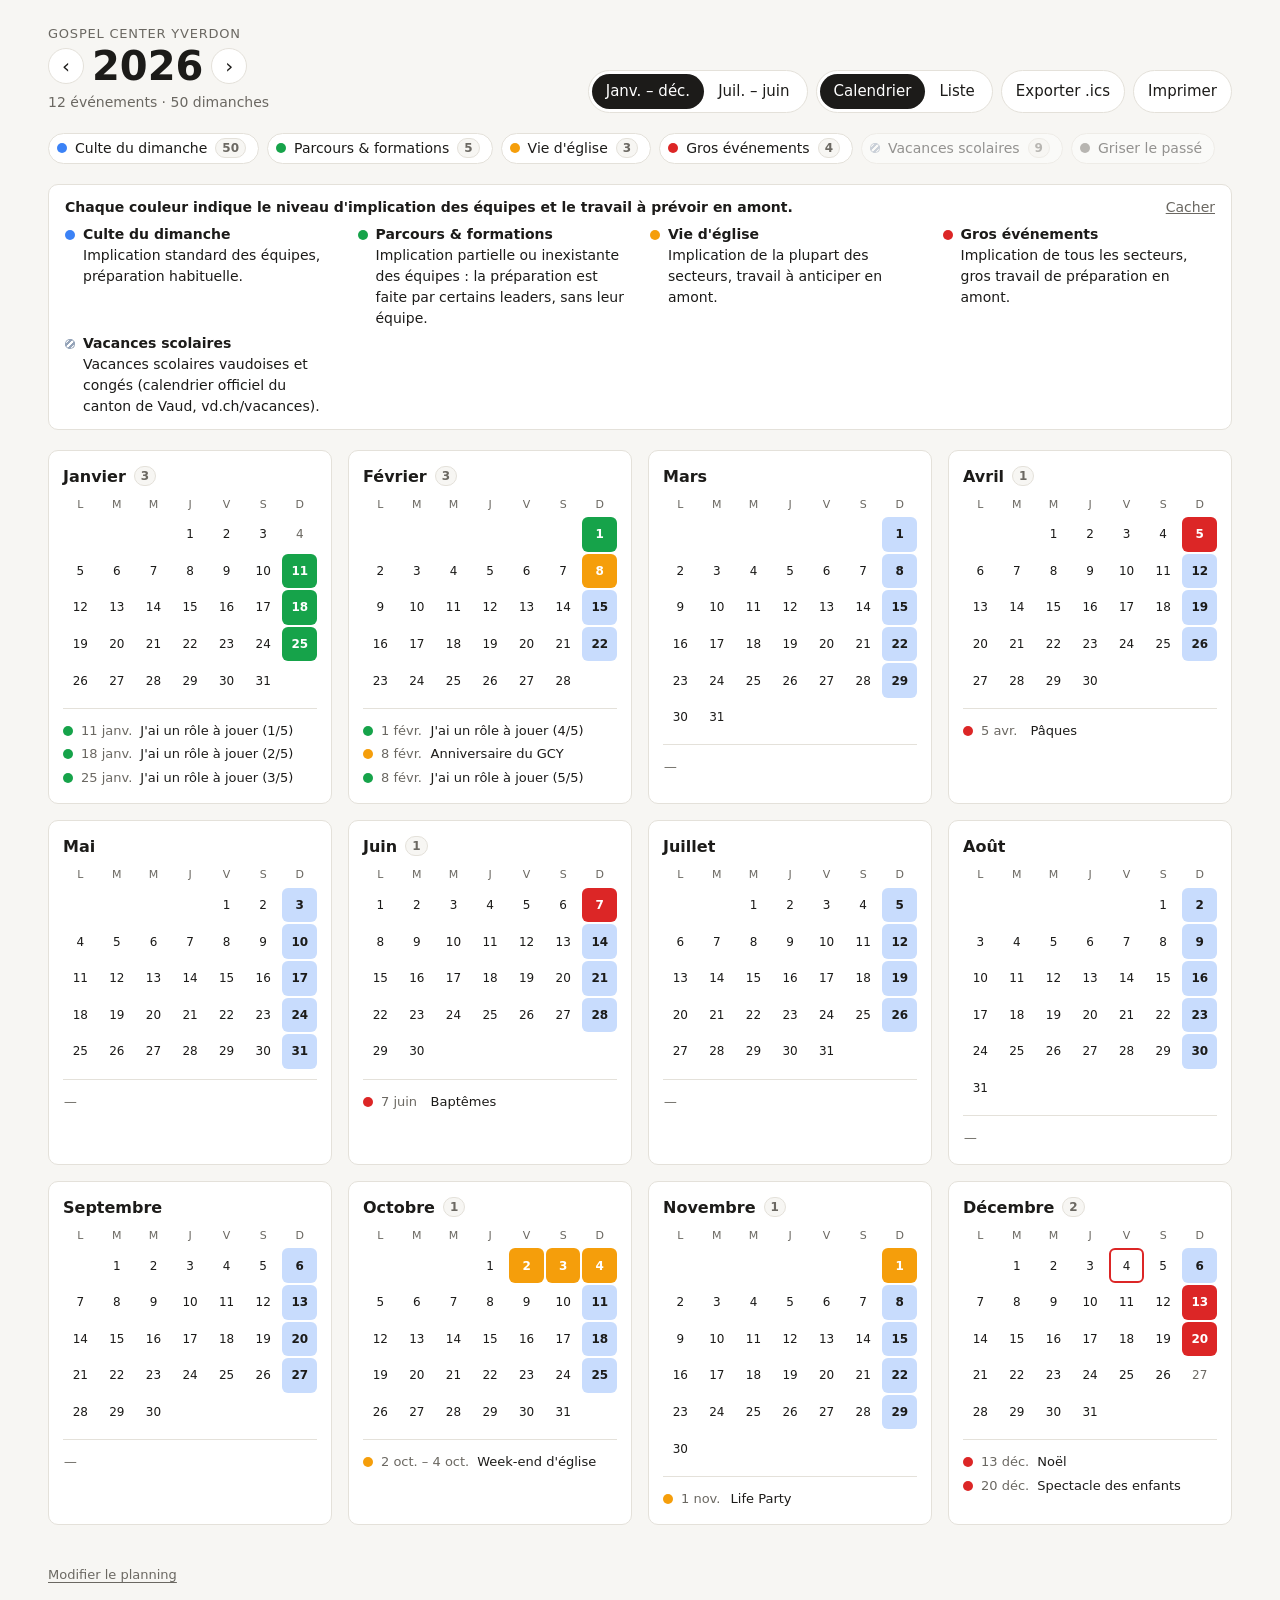
<file: index.html>
<!doctype html>
<html lang="fr">
<head>
  <meta charset="utf-8">
  <meta name="viewport" content="width=device-width, initial-scale=1">
  <title>Planning annuel</title>
  <link rel="stylesheet" href="style.css">
</head>
<body>
  <header class="entete">
    <div class="titre-bloc">
      <p class="surtitre" id="nom-eglise">Planning annuel</p>
      <div class="nav-annee">
        <button type="button" id="annee-prec" aria-label="Année précédente">‹</button>
        <h1 id="annee">—</h1>
        <button type="button" id="annee-suiv" aria-label="Année suivante">›</button>
      </div>
      <p class="resume" id="resume"></p>
    </div>
    <div class="actions">
      <div class="onglets" role="tablist" aria-label="Découpage de l'année">
        <button type="button" data-cycle="civile" role="tab">Janv. – déc.</button>
        <button type="button" data-cycle="scolaire" role="tab">Juil. – juin</button>
      </div>
      <div class="onglets" role="tablist">
        <button type="button" data-vue="calendrier" role="tab">Calendrier</button>
        <button type="button" data-vue="liste" role="tab">Liste</button>
      </div>
      <button type="button" id="exporter" class="secondaire">Exporter .ics</button>
      <button type="button" id="imprimer" class="secondaire">Imprimer</button>
    </div>
  </header>

  <div class="barre-filtres">
    <div id="filtres" class="filtres" aria-label="Catégories"></div>
    <div class="periodes" id="choix-periode">
      <span>Regrouper par</span>
      <button type="button" data-periode="trimestre">trimestre</button>
      <button type="button" data-periode="semestre">semestre</button>
    </div>
  </div>

  <section id="legende" class="legende" hidden></section>

  <div id="erreurs" class="erreurs" hidden></div>

  <section id="editeur" class="editeur" hidden></section>

  <main id="contenu"></main>

  <footer class="pied">
    <button type="button" id="modifier" class="lien">Modifier le planning</button>
  </footer>

  <script src="commun.js"></script>
  <script src="dates.js"></script>
  <script src="app.js"></script>
  <script src="editeur.js"></script>
</body>
</html>
</file>
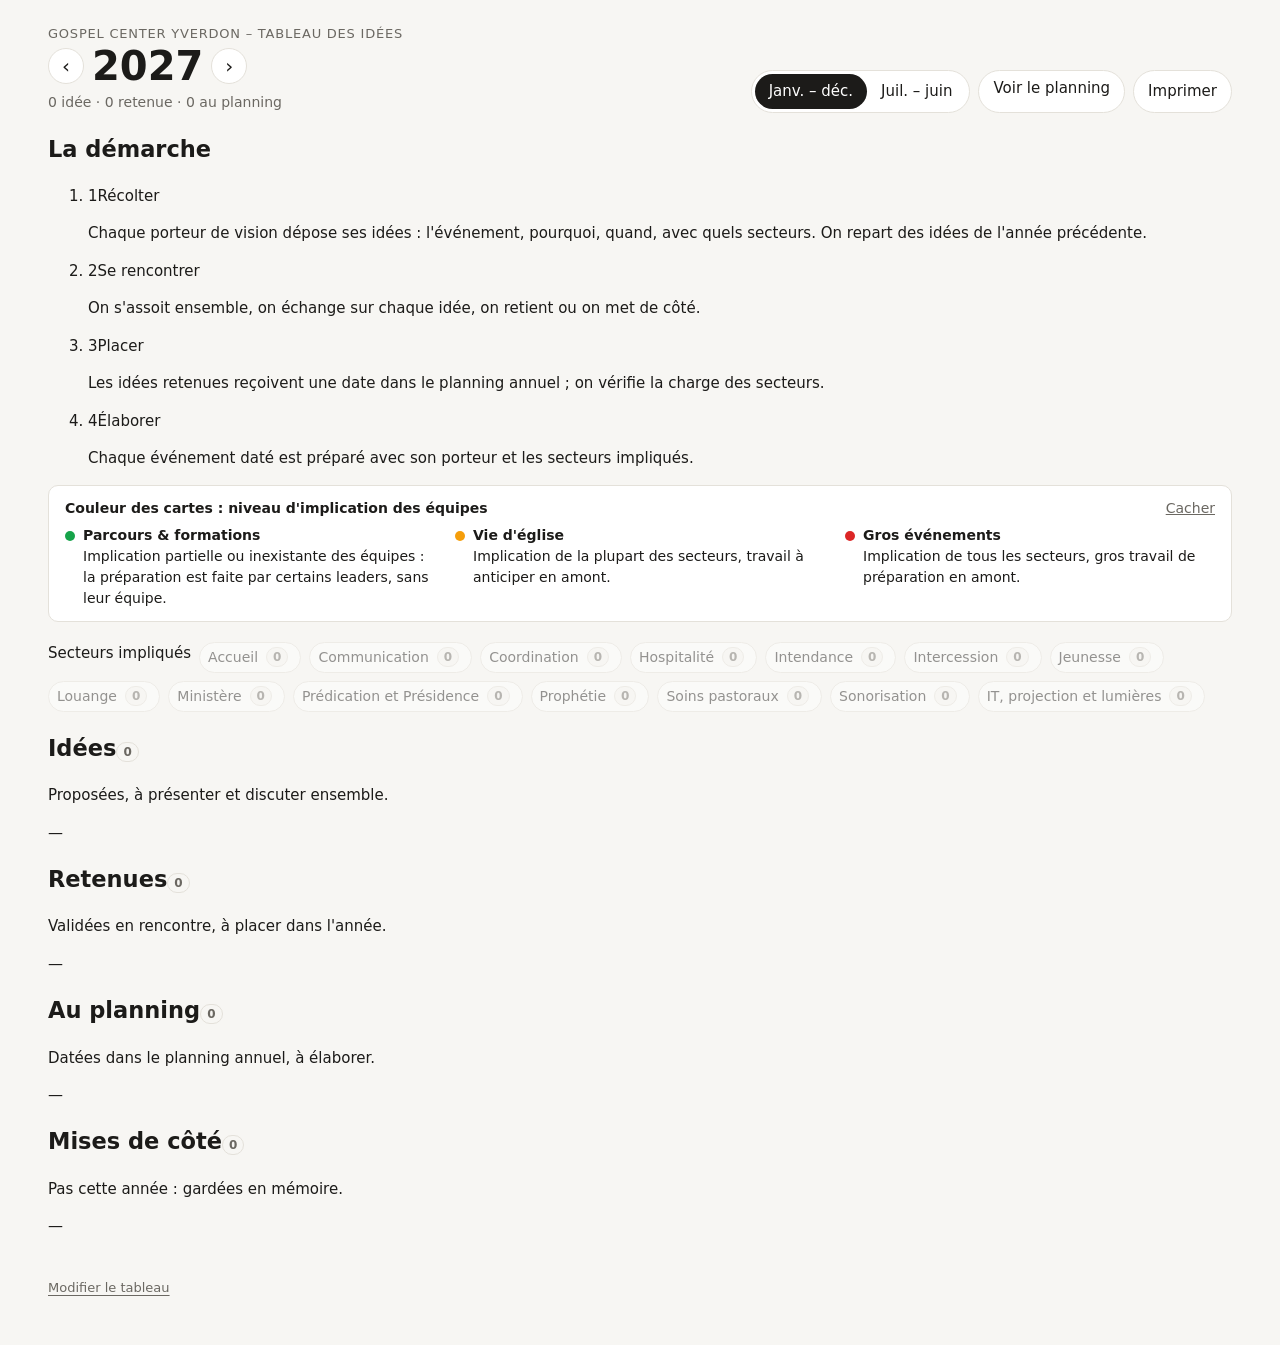
<file: idees.html>
<!doctype html>
<html lang="fr">
<head>
  <meta charset="utf-8">
  <meta name="viewport" content="width=device-width, initial-scale=1">
  <title>Tableau des idées</title>
  <link rel="stylesheet" href="style.css">
</head>
<body>
  <header class="entete">
    <div class="titre-bloc">
      <p class="surtitre" id="nom-eglise">Tableau des idées</p>
      <div class="nav-annee">
        <button type="button" id="annee-prec" aria-label="Année précédente">‹</button>
        <h1 id="annee">—</h1>
        <button type="button" id="annee-suiv" aria-label="Année suivante">›</button>
      </div>
      <p class="resume" id="resume"></p>
    </div>
    <div class="actions">
      <div class="onglets" role="tablist" aria-label="Découpage de l'année">
        <button type="button" data-cycle="civile" role="tab">Janv. – déc.</button>
        <button type="button" data-cycle="scolaire" role="tab">Juil. – juin</button>
      </div>
      <a href="index.html" id="lien-planning" class="secondaire">Voir le planning</a>
      <button type="button" id="imprimer" class="secondaire">Imprimer</button>
    </div>
  </header>

  <section id="demarche" class="demarche" aria-label="La démarche"></section>

  <section id="couleurs-cartes" class="legende" hidden></section>

  <div class="barre-filtres">
    <div id="secteurs" class="filtres" aria-label="Secteurs impliqués"></div>
  </div>

  <div id="erreurs" class="erreurs" hidden></div>

  <section id="editeur" class="editeur" hidden></section>

  <main id="tableau" class="tableau"></main>

  <footer class="pied">
    <button type="button" id="modifier" class="lien">Modifier le tableau</button>
  </footer>

  <script src="commun.js"></script>
  <script src="dates.js"></script>
  <script src="idees.js"></script>
</body>
</html>
</file>
<file: style.css>
:root {
  --fond: #f7f6f3;
  --surface: #ffffff;
  --texte: #1c1b19;
  --texte-doux: #6b6862;
  --bordure: #e4e1da;
  --accent: #1c1b19;
  --accent-texte: #ffffff;
  --aujourdhui: #dc2626;
  --erreur-fond: #fef2f2;
  --erreur-texte: #991b1b;
  --rayon: 10px;
}

@media (prefers-color-scheme: dark) {
  :root:not([data-theme="light"]) {
    --fond: #171614;
    --surface: #211f1c;
    --texte: #ecebe8;
    --texte-doux: #a19d95;
    --bordure: #34312c;
    --accent: #ecebe8;
    --accent-texte: #171614;
    --aujourdhui: #f87171;
    --erreur-fond: #3b1515;
    --erreur-texte: #fecaca;
  }
}

:root[data-theme="dark"] {
  --fond: #171614;
  --surface: #211f1c;
  --texte: #ecebe8;
  --texte-doux: #a19d95;
  --bordure: #34312c;
  --accent: #ecebe8;
  --accent-texte: #171614;
  --aujourdhui: #f87171;
  --erreur-fond: #3b1515;
  --erreur-texte: #fecaca;
}

* { box-sizing: border-box; }

[hidden] { display: none !important; }

body {
  margin: 0;
  padding: 24px clamp(16px, 4vw, 48px) 48px;
  background: var(--fond);
  color: var(--texte);
  font: 15px/1.5 system-ui, -apple-system, "Segoe UI", Roboto, sans-serif;
}

button {
  font: inherit;
  color: inherit;
  cursor: pointer;
}

/* En-tête */

.entete {
  display: flex;
  flex-wrap: wrap;
  align-items: flex-end;
  justify-content: space-between;
  gap: 16px;
  margin-bottom: 20px;
}

.surtitre {
  margin: 0;
  color: var(--texte-doux);
  font-size: 13px;
  letter-spacing: .06em;
  text-transform: uppercase;
}

.nav-annee {
  display: flex;
  align-items: center;
  gap: 8px;
}

.nav-annee h1 {
  margin: 0;
  font-size: 40px;
  line-height: 1.1;
  font-variant-numeric: tabular-nums;
}

.nav-annee button {
  width: 36px;
  height: 36px;
  border: 1px solid var(--bordure);
  border-radius: 50%;
  background: var(--surface);
  font-size: 20px;
  line-height: 1;
}

.actions {
  display: flex;
  flex-wrap: wrap;
  gap: 8px;
}

.onglets {
  display: inline-flex;
  border: 1px solid var(--bordure);
  border-radius: 999px;
  background: var(--surface);
  padding: 3px;
}

.onglets button,
.periodes button {
  border: 0;
  background: none;
  padding: 6px 14px;
  border-radius: 999px;
}

.onglets button[aria-selected="true"],
.periodes button[aria-pressed="true"] {
  background: var(--accent);
  color: var(--accent-texte);
}

.secondaire {
  display: inline-block;
  color: inherit;
  text-decoration: none;
  border: 1px solid var(--bordure);
  background: var(--surface);
  border-radius: 999px;
  padding: 6px 14px;
}

.resume {
  margin: 4px 0 0;
  color: var(--texte-doux);
  font-size: 14px;
  font-variant-numeric: tabular-nums;
}

.compte {
  display: inline-block;
  min-width: 1.6em;
  padding: 0 6px;
  border-radius: 999px;
  background: var(--fond);
  border: 1px solid var(--bordure);
  color: var(--texte-doux);
  font-size: 12px;
  font-weight: 600;
  line-height: 1.5;
  text-align: center;
  font-variant-numeric: tabular-nums;
}

.mois h2 .compte,
.periode-entete .compte { margin-left: 8px; vertical-align: 2px; }

/* Filtres */

.barre-filtres {
  display: flex;
  flex-wrap: wrap;
  justify-content: space-between;
  align-items: center;
  gap: 12px;
  margin-bottom: 20px;
}

.filtres {
  display: flex;
  flex-wrap: wrap;
  gap: 8px;
}

.filtre {
  display: inline-flex;
  align-items: center;
  gap: 8px;
  border: 1px solid var(--bordure);
  background: var(--surface);
  border-radius: 999px;
  padding: 4px 12px 4px 8px;
  font-size: 14px;
}

.filtre[aria-pressed="false"] {
  opacity: .45;
}


.pastille {
  display: inline-block;
  width: 10px;
  height: 10px;
  border-radius: 50%;
  background: var(--c);
  flex: none;
}

.legende {
  background: var(--surface);
  border: 1px solid var(--bordure);
  border-radius: var(--rayon);
  padding: 12px 16px;
  margin-bottom: 20px;
  font-size: 14px;
}

.legende .intro { margin: 0 0 6px; font-weight: 600; }

.legende summary {
  display: flex;
  justify-content: space-between;
  gap: 12px;
  cursor: pointer;
  list-style: none;
}

.legende summary::-webkit-details-marker { display: none; }

.legende details:not([open]) > summary { margin: 0; }

.legende .bascule { flex: none; font-weight: 400; color: var(--texte-doux); text-decoration: underline; }

.legende .bascule::after { content: "Afficher"; }

.legende details[open] .bascule::after { content: "Cacher"; }

@media print {
  .legende .bascule { display: none; }
}

.legende ul {
  list-style: none;
  margin: 0;
  padding: 0;
  display: grid;
  grid-template-columns: repeat(auto-fit, minmax(240px, 1fr));
  gap: 4px 20px;
}

.legende li { display: flex; gap: 8px; align-items: baseline; }

.legende .pastille {
  transform: translateY(1px);
  -webkit-print-color-adjust: exact;
  print-color-adjust: exact;
}

.periodes {
  display: flex;
  align-items: center;
  gap: 4px;
  font-size: 14px;
  color: var(--texte-doux);
}

.periodes button {
  color: var(--texte);
  border: 1px solid var(--bordure);
  background: var(--surface);
}

.erreurs {
  background: var(--erreur-fond);
  color: var(--erreur-texte);
  border-radius: var(--rayon);
  padding: 12px 16px;
  margin-bottom: 20px;
}

.erreurs ul { margin: 4px 0 0; padding-left: 20px; }

/* Vue calendrier */

.grille-annee {
  display: grid;
  grid-template-columns: repeat(auto-fill, minmax(260px, 1fr));
  gap: 16px;
}

.mois {
  background: var(--surface);
  border: 1px solid var(--bordure);
  border-radius: var(--rayon);
  padding: 14px;
}

.mois h2 {
  margin: 0 0 8px;
  font-size: 16px;
  text-transform: capitalize;
}

.jours {
  display: grid;
  grid-template-columns: repeat(7, 1fr);
  gap: 2px;
  text-align: center;
  font-size: 12px;
  font-variant-numeric: tabular-nums;
}

.jours .entete-jour {
  color: var(--texte-doux);
  font-size: 11px;
  padding-bottom: 2px;
}

.jour {
  aspect-ratio: 1;
  display: grid;
  place-items: center;
  border-radius: 6px;
  position: relative;
}

.jour.dimanche { color: var(--texte-doux); }

.jour.occupe {
  background: var(--c);
  color: #fff;
  font-weight: 700;
}

.jour.culte {
  background: color-mix(in srgb, var(--c) 28%, transparent);
  color: var(--texte);
  font-weight: 600;
}

.jour.vacances:not(.occupe) {
  background-image: repeating-linear-gradient(135deg,
    color-mix(in srgb, #94a3b8 45%, transparent) 0 2px, transparent 2px 5px);
}

.pastille.hachuree {
  background: repeating-linear-gradient(135deg, var(--c) 0 2px, transparent 2px 4px);
  box-shadow: inset 0 0 0 1px var(--c);
}

.mois h2 .an {
  margin-left: 6px;
  color: var(--texte-doux);
  font-weight: 400;
  font-size: 13px;
}

.evts-mois .vacances-ligne { color: var(--texte-doux); }

.ligne .meta .alerte { color: var(--aujourdhui); }

.jour.aujourdhui {
  outline: 2px solid var(--aujourdhui);
  outline-offset: -2px;
}

.evts-mois {
  list-style: none;
  margin: 10px 0 0;
  padding: 10px 0 0;
  border-top: 1px solid var(--bordure);
  font-size: 13px;
}

.evts-mois li {
  display: flex;
  gap: 8px;
  align-items: baseline;
  padding: 2px 0;
}

.evts-mois .pastille { transform: translateY(1px); }

.evts-mois .date {
  color: var(--texte-doux);
  min-width: 3.2em;
  font-variant-numeric: tabular-nums;
}

.evts-mois .vide { color: var(--texte-doux); font-style: italic; }

/* Vue liste */

.periode {
  margin-bottom: 28px;
}

.periode-entete {
  display: flex;
  flex-wrap: wrap;
  justify-content: space-between;
  align-items: baseline;
  gap: 8px;
  border-bottom: 2px solid var(--texte);
  padding-bottom: 6px;
  margin-bottom: 8px;
}

.periode-entete h2 {
  margin: 0;
  font-size: 20px;
}

.periode-entete .plage {
  color: var(--texte-doux);
  font-weight: 400;
  font-size: 15px;
  margin-left: 6px;
}

.copier {
  border: 1px solid var(--bordure);
  background: var(--surface);
  border-radius: 999px;
  padding: 4px 12px;
  font-size: 13px;
}

.liste {
  list-style: none;
  margin: 0;
  padding: 0;
}

.ligne {
  display: grid;
  grid-template-columns: 9.5em 1fr;
  gap: 4px 16px;
  padding: 12px 0;
  border-bottom: 1px solid var(--bordure);
}

.ligne .quand {
  color: var(--texte-doux);
  font-variant-numeric: tabular-nums;
}

.ligne .titre {
  font-weight: 600;
  display: flex;
  align-items: center;
  gap: 8px;
}

.ligne .meta,
.ligne .desc {
  grid-column: 2;
  margin: 0;
  font-size: 14px;
  color: var(--texte-doux);
}

.ligne .desc { color: var(--texte); }

.liste .vide {
  padding: 12px 0;
  color: var(--texte-doux);
  font-style: italic;
}

.pied {
  margin-top: 40px;
  color: var(--texte-doux);
  font-size: 13px;
}

/* Mode édition */

.lien {
  border: 0;
  background: none;
  padding: 0;
  color: var(--texte-doux);
  text-decoration: underline;
  text-underline-offset: 3px;
  font-size: 13px;
}

.lien.danger { color: var(--aujourdhui); }

.principal {
  border: 1px solid var(--accent);
  background: var(--accent);
  color: var(--accent-texte);
  border-radius: 999px;
  padding: 6px 14px;
}

.principal:disabled { opacity: .4; cursor: default; }

.editeur {
  background: var(--surface);
  border: 2px solid var(--texte);
  border-radius: var(--rayon);
  padding: 16px;
  margin-bottom: 20px;
}

.editeur-entete {
  display: flex;
  flex-wrap: wrap;
  justify-content: space-between;
  gap: 12px;
  margin-bottom: 8px;
}

.editeur h2 { margin: 0; font-size: 18px; }

.editeur .source,
.editeur .statut {
  margin: 2px 0 0;
  font-size: 13px;
  color: var(--texte-doux);
}

.editeur .statut.modifie { color: var(--aujourdhui); font-weight: 600; }

.boutons {
  display: flex;
  flex-wrap: wrap;
  align-items: center;
  gap: 8px;
}

.definitions {
  list-style: none;
  margin: 0;
  padding: 0;
}

.definitions li {
  display: flex;
  align-items: center;
  gap: 12px;
  padding: 10px 0;
  border-top: 1px solid var(--bordure);
}

.definitions .def {
  flex: 1;
  display: flex;
  flex-direction: column;
  min-width: 0;
}

.definitions .def span { font-size: 13px; color: var(--texte-doux); }

.dialogue {
  width: min(560px, calc(100vw - 32px));
  max-height: calc(100vh - 32px);
  border: 1px solid var(--bordure);
  border-radius: var(--rayon);
  background: var(--surface);
  color: var(--texte);
  padding: 20px;
}

.dialogue::backdrop { background: rgb(0 0 0 / .4); }

.dialogue h2 { margin: 0 0 12px; font-size: 18px; }

.dialogue p { font-size: 14px; }

.dialogue a { color: inherit; }

.dialogue form > .boutons { justify-content: flex-end; margin-top: 16px; }

.champ {
  display: flex;
  flex-direction: column;
  gap: 4px;
  margin-bottom: 12px;
  flex: 1;
  min-width: 0;
}

.champ > span { font-size: 13px; font-weight: 600; }

.champ small { color: var(--texte-doux); font-size: 12px; }

.champ input,
.champ select,
.champ textarea {
  font: inherit;
  color: var(--texte);
  background: var(--fond);
  border: 1px solid var(--bordure);
  border-radius: 6px;
  padding: 6px 8px;
  width: 100%;
}

.rangee {
  display: flex;
  flex-wrap: wrap;
  gap: 0 12px;
}

.rangee > .champ { min-width: 120px; }

.mois-choix {
  border: 1px solid var(--bordure);
  border-radius: 6px;
  margin: 0 0 12px;
  padding: 8px 10px;
  display: grid;
  grid-template-columns: repeat(auto-fill, minmax(110px, 1fr));
  gap: 4px;
  font-size: 14px;
}

.mois-choix legend { font-size: 13px; font-weight: 600; padding: 0 4px; }

.mois-choix label { display: flex; gap: 6px; align-items: center; }

.avance {
  border: 1px solid var(--bordure);
  border-radius: 6px;
  padding: 8px 10px;
  margin-bottom: 12px;
}

.avance summary { cursor: pointer; font-size: 14px; margin-bottom: 4px; }

.dialogue .aide { margin: -4px 0 12px; font-size: 12px; color: var(--texte-doux); }

.erreur-form { color: var(--aujourdhui); margin: 0; font-size: 14px; }

.erreur-form:empty { display: none; }

@media (max-width: 560px) {
  .nav-annee h1 { font-size: 32px; }
  .ligne { grid-template-columns: 1fr; }
  .ligne .meta, .ligne .desc { grid-column: 1; }
}

@media print {
  body { background: #fff; color: #000; padding: 0; font-size: 12px; }
  .actions, .nav-annee button, .barre-filtres, .copier, .pied, .editeur { display: none; }
  .grille-annee { grid-template-columns: repeat(3, 1fr); gap: 8px; }
  .mois { break-inside: avoid; padding: 8px; }
  .periode { break-inside: avoid-page; }
  .jour.occupe, .jour.culte, .jour.vacances { -webkit-print-color-adjust: exact; print-color-adjust: exact; }
  .pastille { -webkit-print-color-adjust: exact; print-color-adjust: exact; }
}

/* Mode édition du planning : jours et événements cliquables */
.modifiable { cursor: pointer; }
.jour.modifiable:hover, .jour.modifiable:focus-visible { outline: 2px solid var(--texte); outline-offset: -2px; }
.evts-mois li.modifiable:hover, .ligne.modifiable:hover { background: color-mix(in srgb, var(--texte) 6%, transparent); border-radius: 6px; }
.evts-mois .responsable { color: var(--texte-doux); }
.toutes-definitions > summary { cursor: pointer; padding: 10px 0 4px; font-weight: 600; }
</file>
